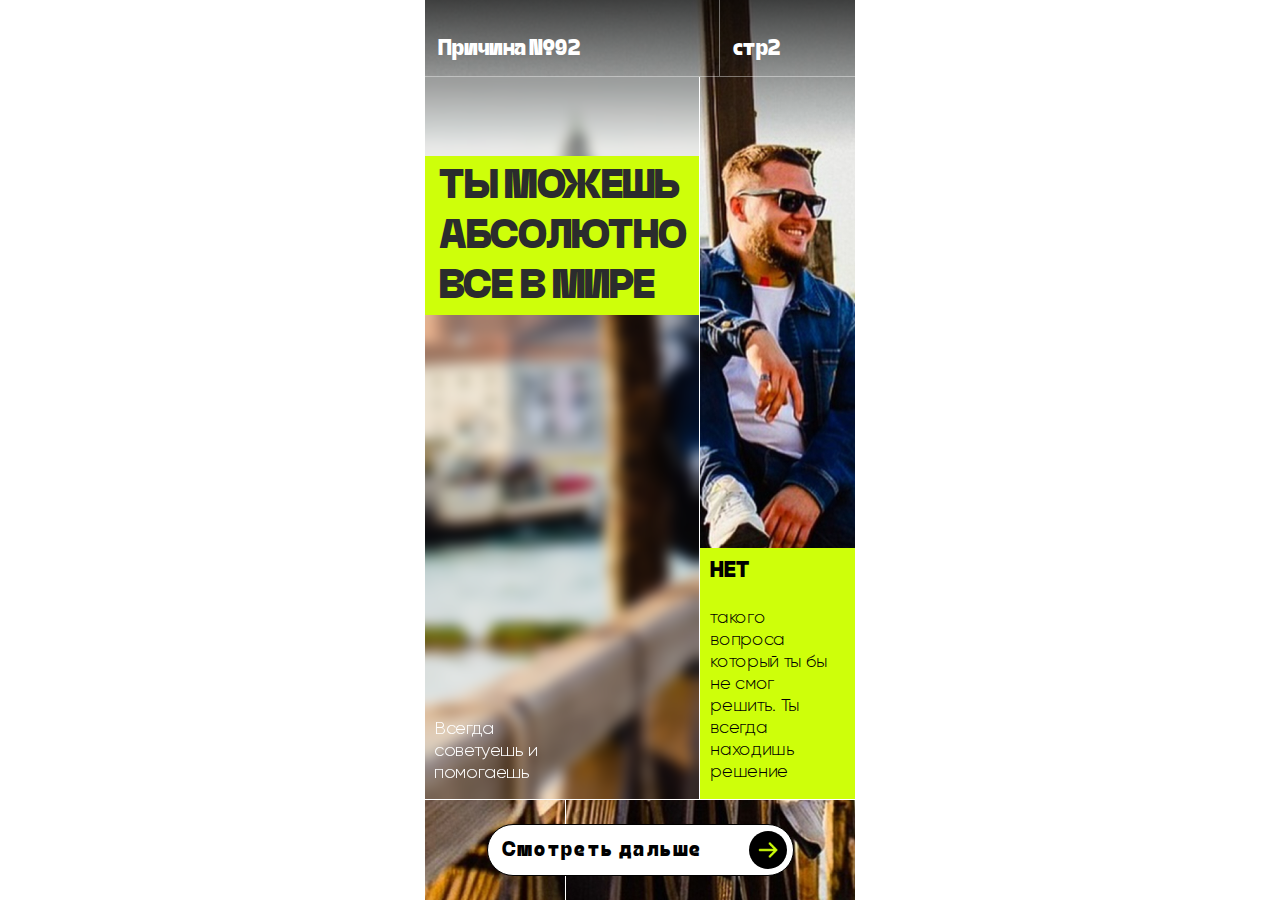
<file: page-eight.html>
<!DOCTYPE html>
<html lang="en">
<head>
  <meta charset="UTF-8">
  <meta name="viewport" content="width=device-width, initial-scale=1.0">
  <link rel="stylesheet" href="assets/css/page-eight.css">
  <title>Document</title>
</head>
<body>
  <div class="wrapper eight-wrapper">
    <div class="page-eight__container container">
      <div class="page-eight">
        <div class="page-eight__top">
          <h2 class="page-eight__label">Причина №92</h2>
          <h3 class="page-eight__number">стр2</h3>
        </div>
        <div class="page-eight__body">
          <div class="page-eight__left">
            <h2 class="page-eight__left-title">Ты можешь абсолютно все в мире</h2>
            <p class="page-eight__left-description">Всегда советуешь и помогаешь</p>
          </div>
          <div class="page-eight__right">
            <div class="page-eight__right-box">
              <h3 class="page-eight__right-no">НЕТ</h3>
              <p class="page-eight__right-description">такого вопроса который ты бы не смог решить. Ты всегда  находишь решение</p>
            </div>
          </div>
        </div>
          <div class="page-eight__bottom">
            <a class="page-eight__link" href="page-eight.html">
              Смотреть дальше
              <svg width="38" height="38" viewBox="0 0 38 38" fill="none" xmlns="http://www.w3.org/2000/svg" xmlns:xlink="http://www.w3.org/1999/xlink">
                <rect width="38" height="38" rx="19" fill="black"/>
                <mask id="mask0_6_1030" style="mask-type:alpha" maskUnits="userSpaceOnUse" x="8" y="8" width="22" height="22">
                <rect x="8" y="8" width="22" height="22" fill="url(#pattern0_6_1030)"/>
                </mask>
                <g mask="url(#mask0_6_1030)">
                <rect x="8" y="8" width="22" height="22" fill="#CEFF0A"/>
                </g>
                <defs>
                <pattern id="pattern0_6_1030" patternContentUnits="objectBoundingBox" width="1" height="1">
                <use xlink:href="#image0_6_1030" transform="scale(0.00195312)"/>
                </pattern>
                <image id="image0_6_1030" width="512" height="512" xlink:href="[data-uri]"/>
                </defs>
              </svg>              
            </a>
          </div>
      </div>
    </div>
  </div>
</body>
</html>
</file>
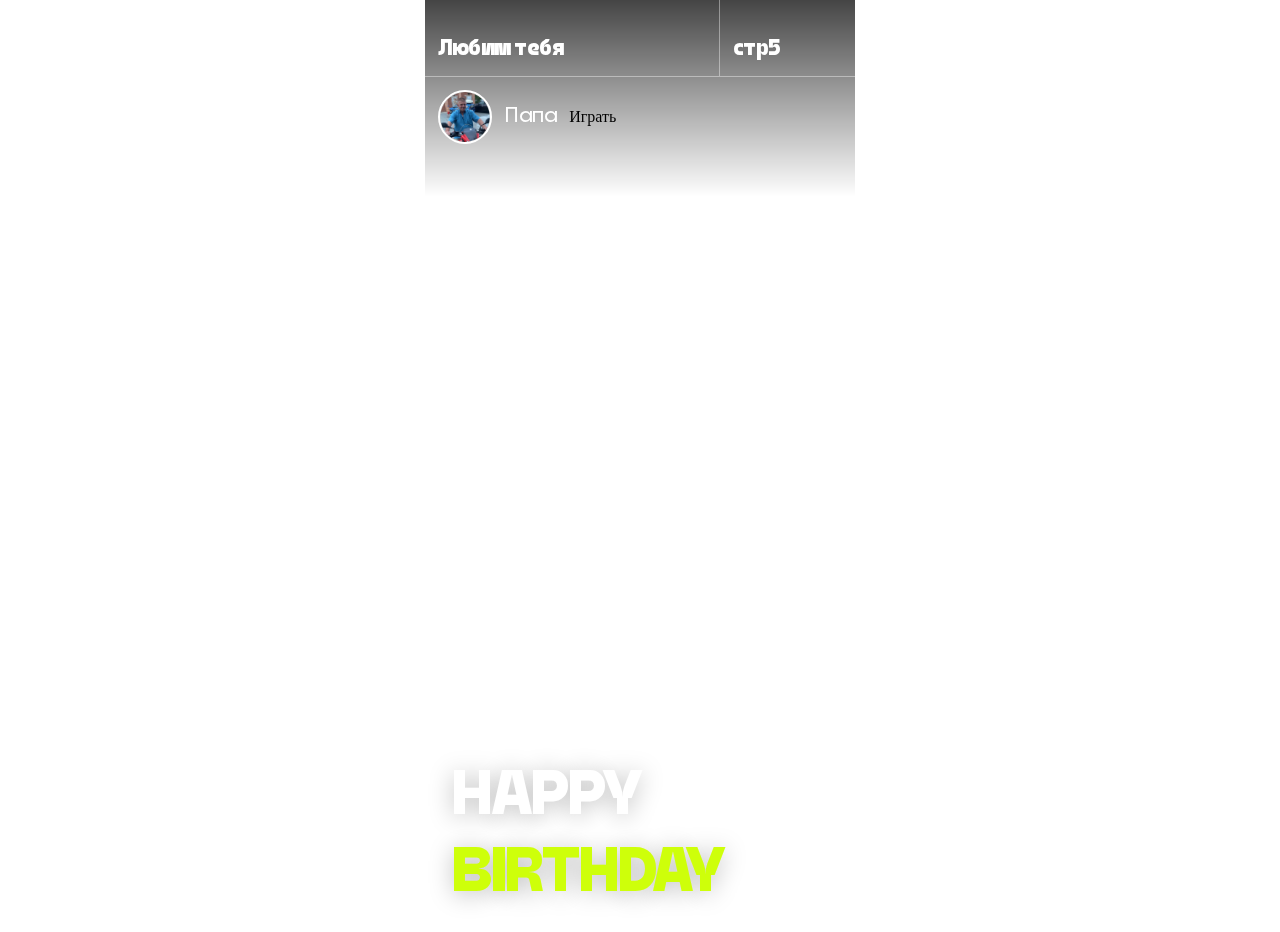
<file: page-eleven.html>
<!DOCTYPE html>
<html lang="en">
<head>
  <meta charset="UTF-8">
  <meta name="viewport" content="width=device-width, initial-scale=1.0">
  <link
  rel="stylesheet"
  href="https://cdn.jsdelivr.net/npm/swiper@11/swiper-bundle.min.css"
/>
  <link rel="stylesheet" href="assets/css/page-eleven.css">
  <title>Document</title>
</head>
<body>
  <div class="wrapper story-wrapper">
    <div class="story__container container">
      <div class="story swiper">
        <div class="story__inner swiper-wrapper">

          <div class="story__slide swiper-slide">
            <div class="story__overlay"></div>
            <div class="story__top">
              <div class="story__row">
                <h2 class="story__label">Любим тебя</h2>
                <h3 class="story__number">стр5</h3>
              </div>
              <div class="story__person">
                <div class="story__person-image">
                  <img src="assets/images/person/1.png" alt="">
                </div>  
                <div class="story__person-name">Папа</div>
                <a class="play" href="assets/video/1.mp4">Играть</a>
              </div>
            </div>
            <div class="story__video">
              <video class="story__videos video-1 active" autoplay playsinline webkit-playsinline >
                <source src="https://s3-figma-videos-production-sig.figma.com/video/1383043549667885743/TEAM/9694/2afd/-28c8-41b6-b698-aa59213b3ae8?Expires=1724025600&Key-Pair-Id=APKAQ4GOSFWCVNEHN3O4&Signature=BBtS~UHXPkEHiPBZmm1Oquz9gFaTbB0D0wUlD8LY5Tv0RowUk1Bz8lVefiTJdqSp4DGOiNTGYA3ShpsOkNYeTu~V7CTqINF1UU2cwVhOtTagEpHePJ8TcP~IK-77eDvp9XpRQKzcW8505lDfcIVxHXl8Jbp~dk9H3hm6aURd9-nPmI4yH6J1f9xuhF2ySzhCeFYNqUSg3bMfRhGPZczyKtPLwhlUQJYgZbARa12y7nLtsI7zL3YV~nhMe0w6DymZHgfGlH3l3SodZI2lLt-Ox8Ak8FYjrW2o8tbPXTHQDZamgzK~~1zjSB6DLc7iTkmppf-T6jq-U~MXfkA5cwairQ__" type="video/mp4">
              </video>
            </div>
            <h2 class="story__title">
              HAPPY <span>BIRTHDAY</span>
            </h2>
          </div>
           
          <div class="swiper-pagination"></div>
        </div>
      </div>
    </div>
  </div>
  <script src="https://cdn.jsdelivr.net/npm/swiper@11/swiper-bundle.min.js"></script>
  <script src="assets/js/story.js"></script>
</body>
</html>
</file>
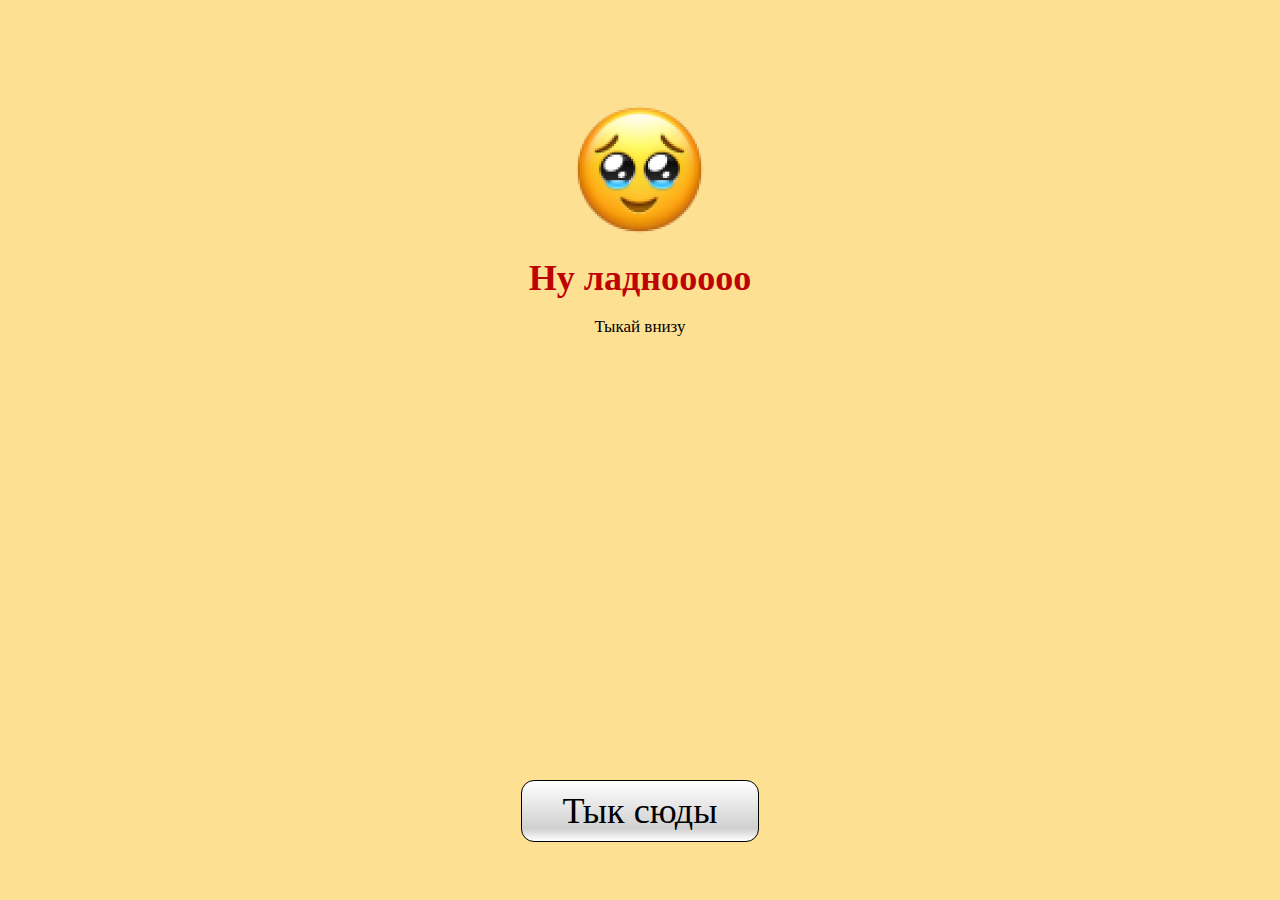
<file: page-five.html>
<html lang="en">
<head>
  <meta charset="UTF-8">
  <meta name="viewport" content="width=device-width, initial-scale=1.0">
  <link rel="stylesheet" href="assets/css/page-five.css">
  <title>Document</title>
</head>
<body>
  <div class="wrapper">
    <div class="container">
      <div class="page-five">
        <div class="page-five__top">
          <div class="page-five__icon">
            <img src="assets/images/page-five/emoji.png" alt="">
          </div>
          <h3 class="page-five__title">Ну ладнооооо</h3>
          <p class="page-five__description">Тыкай внизу</p>
        </div>
        <a class="page-five__link" href="page-six.html">Тык сюды</a>
      </div>
    </div>
  </div>
</body>
</html>
</file>
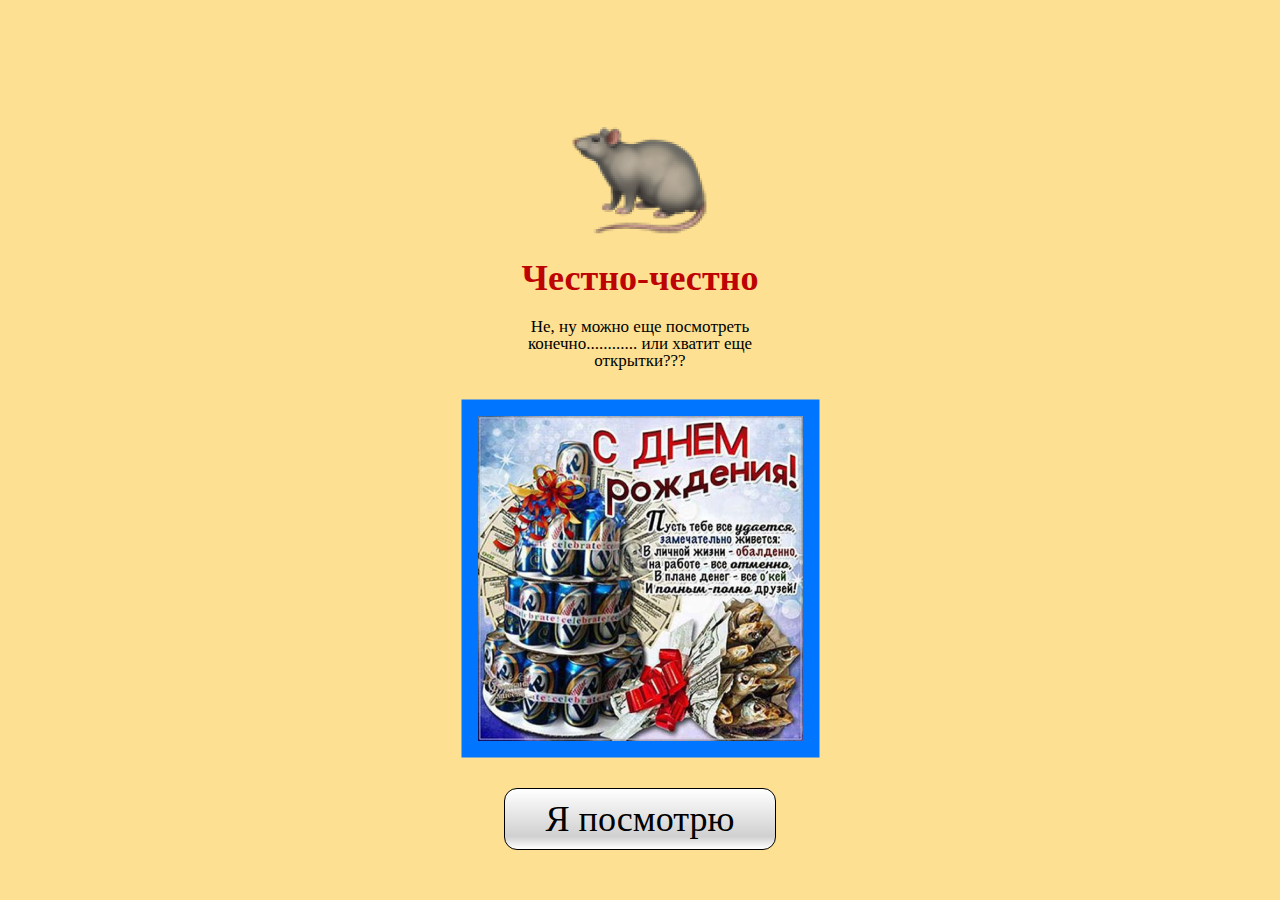
<file: page-four.html>
<html lang="en">
<head>
  <meta charset="UTF-8">
  <meta name="viewport" content="width=device-width, initial-scale=1.0">
  <link rel="stylesheet" href="assets/css/aos.css">
  <link rel="stylesheet" href="assets/css/page-four.css">
  <title>Document</title>
</head>
<body>
  <div class="wrapper">
    <div class="container">
      <div class="page-four">
        <div class="page-four__top">
          <div class="page-four__icon">
            <img src="assets/images/page-four/icon.png" alt="">
          </div>
          <h3 class="page-four__title">Честно-честно</h3>
          <p class="page-four__description">Не, ну можно еще посмотреть конечно............ или хватит еще открытки???</p>
        </div>
        <div class="page-four__img" data-aos="zoom-in">
          <img src="assets/images/page-four/page-four.png" alt="">
        </div>
        <a class="page-four__link" href="page-five.html">Я посмотрю</a>
      </div>
    </div>
  </div>
  <script src="assets/js/aos.js"></script>
  <script>
    AOS.init(
     {
      duration: 900, 
      offset: 100,
      easing: 'ease-in-out', 
      once: true
     }
    );
  </script>
</body>
</html>
</file>
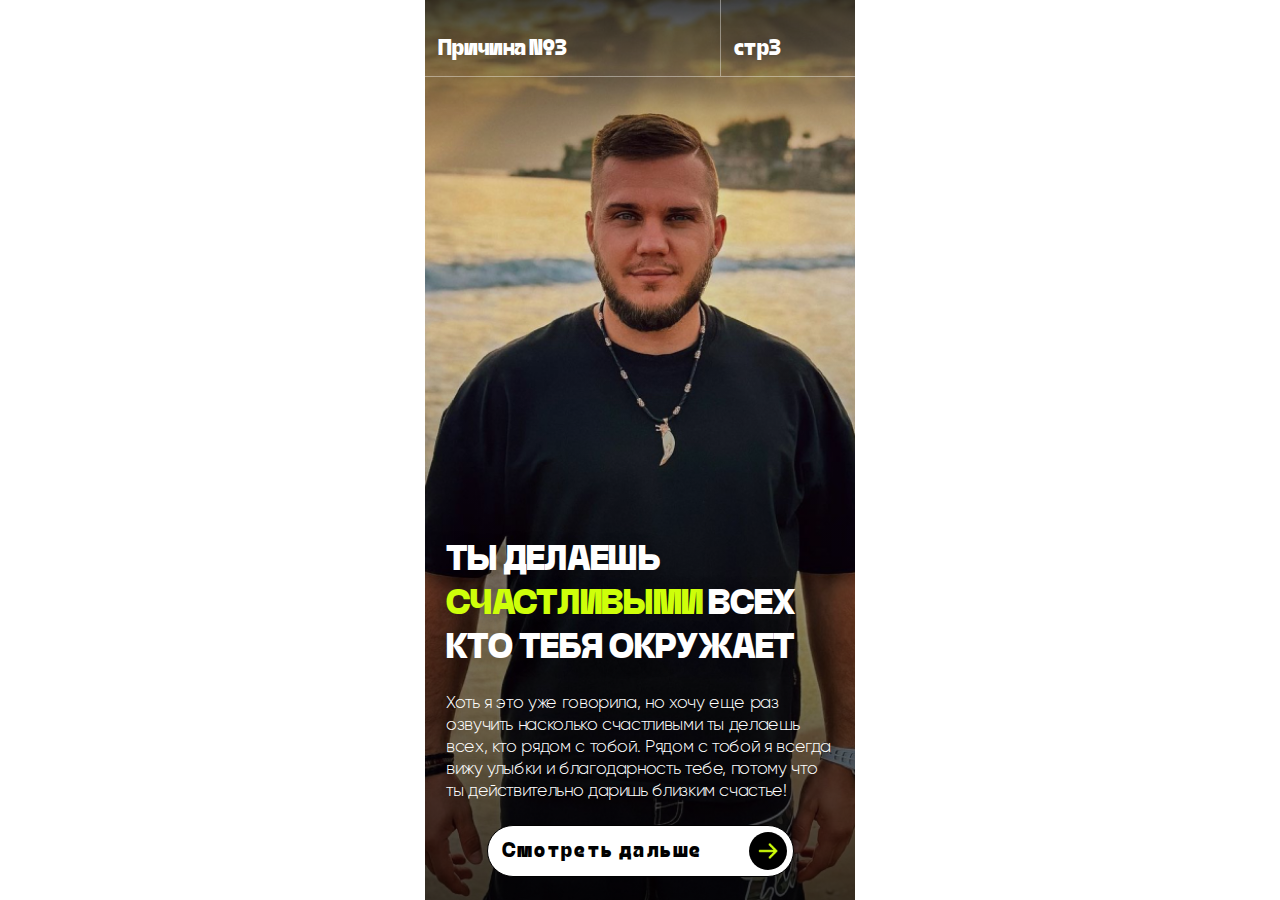
<file: page-nine.html>
<!DOCTYPE html>
<html lang="en">
<head>
  <meta charset="UTF-8">
  <meta name="viewport" content="width=device-width, initial-scale=1.0">
  <link rel="stylesheet" href="assets/css/page-nine.css">
  <title>Document</title>
</head>
<body>
  <div class="wrapper nine-wrapper">
    <div class="page-nine__container container">
      <div class="page-nine">
        <div class="page-nine__top">
          <h2 class="page-nine__label">Причина №3</h2>
          <h3 class="page-nine__number">стр3</h3>
        </div>
        <div class="page-nine__body">
          <h2 class="page-nine__title">Ты делаешь <span>счастливыми</span> всех кто тебя окружает</h2>
          <p class="page-nine__description">Хоть я это уже говорила, но хочу еще раз озвучить насколько счастливыми ты делаешь всех, кто рядом с тобой. Рядом с тобой я всегда вижу улыбки и благодарность тебе, потому что ты действительно даришь близким счастье!</p>
          <a class="page-nine__link" href="page-ten.html">
            Смотреть дальше
            <svg width="38" height="38" viewBox="0 0 38 38" fill="none" xmlns="http://www.w3.org/2000/svg" xmlns:xlink="http://www.w3.org/1999/xlink">
              <rect width="38" height="38" rx="19" fill="black"/>
              <mask id="mask0_6_1030" style="mask-type:alpha" maskUnits="userSpaceOnUse" x="8" y="8" width="22" height="22">
              <rect x="8" y="8" width="22" height="22" fill="url(#pattern0_6_1030)"/>
              </mask>
              <g mask="url(#mask0_6_1030)">
              <rect x="8" y="8" width="22" height="22" fill="#CEFF0A"/>
              </g>
              <defs>
              <pattern id="pattern0_6_1030" patternContentUnits="objectBoundingBox" width="1" height="1">
              <use xlink:href="#image0_6_1030" transform="scale(0.00195312)"/>
              </pattern>
              <image id="image0_6_1030" width="512" height="512" xlink:href="[data-uri]"/>
              </defs>
            </svg>              
          </a>
        </div>
      </div>
    </div>
  </div>
</body>
</html>
</file>
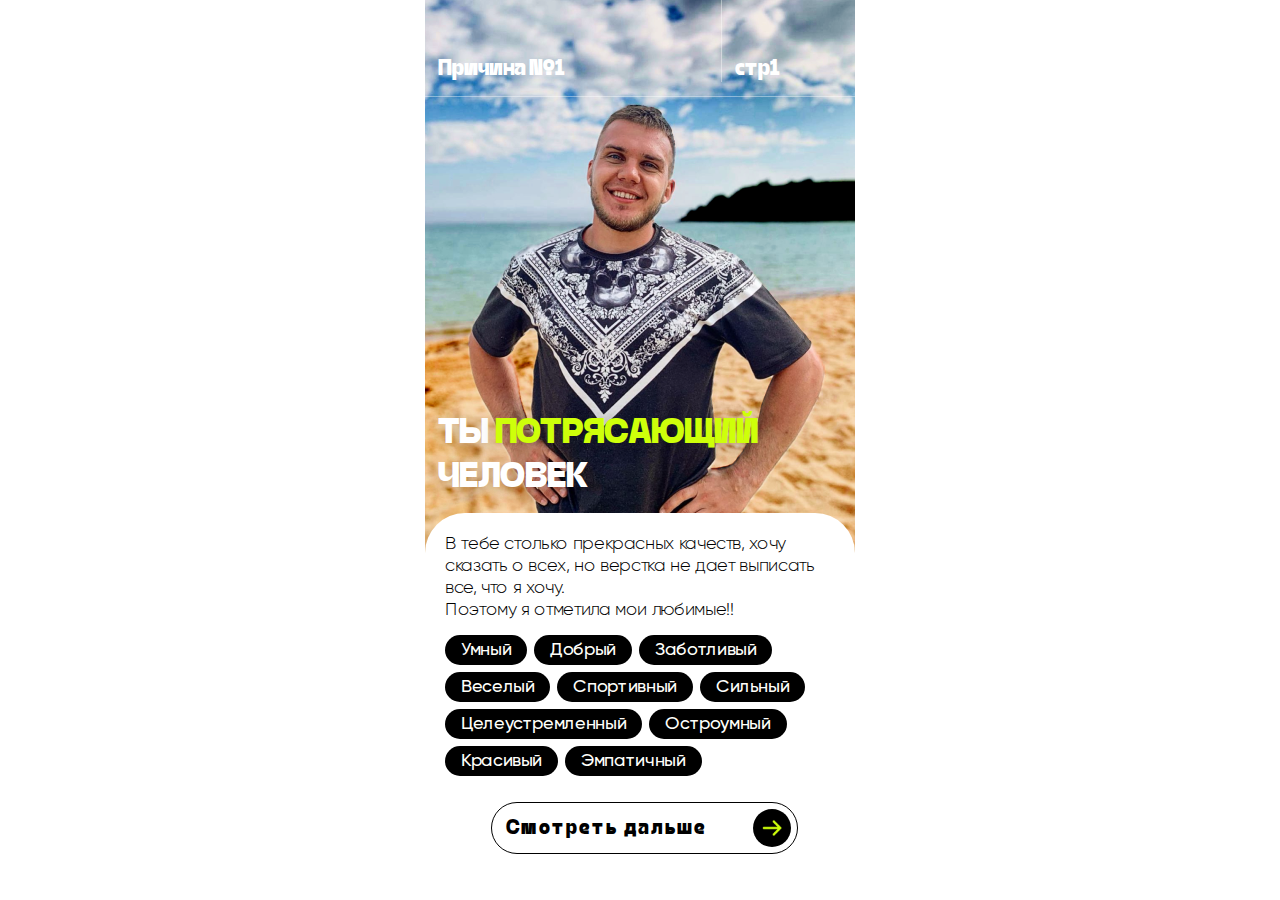
<file: page-seven.html>
<!DOCTYPE html>
<html lang="en">
<head>
  <meta charset="UTF-8">
  <meta name="viewport" content="width=device-width, initial-scale=1.0">
  <link rel="stylesheet" href="assets/css/page-seven.css">
  <title>Document</title>
</head>
<body>
  <div class="wrapper seven-wrapper">
    <div class="container page-seven__container">
      <div class="page-seven">
        <div class="page-seven__top">
          <h2 class="page-seven__label">Причина №1</h2>
          <h3 class="page-seven__number">стр1</h3>
        </div>
        <div class="page-seven__bottom">
          <h2 class="page-seven__title">Ты <span>потрясающий</span> человек</h2>
          <div class="page-seven__card">
            <p class="page-seven__description">В тебе столько прекрасных качеств, хочу сказать о всех, но верстка не дает выписать все, что я хочу.
             <br> Поэтому я отметила мои любимые!!</p>
            <ul class="page-seven__list">
              <li class="page-seven__item">Умный</li>
              <li class="page-seven__item">Добрый</li>
              <li class="page-seven__item">Заботливый</li>
              <li class="page-seven__item">Веселый</li>
              <li class="page-seven__item">Спортивный</li>
              <li class="page-seven__item">Сильный</li>
              <li class="page-seven__item">Целеустремленный</li>
              <li class="page-seven__item">Остроумный</li>
              <li class="page-seven__item">Красивый</li>
              <li class="page-seven__item">Эмпатичный</li>
            </ul>
            <a class="page-seven__link" href="page-seven.html">
              Смотреть дальше
              <svg width="38" height="38" viewBox="0 0 38 38" fill="none" xmlns="http://www.w3.org/2000/svg" xmlns:xlink="http://www.w3.org/1999/xlink">
                <rect width="38" height="38" rx="19" fill="black"/>
                <mask id="mask0_6_1030" style="mask-type:alpha" maskUnits="userSpaceOnUse" x="8" y="8" width="22" height="22">
                <rect x="8" y="8" width="22" height="22" fill="url(#pattern0_6_1030)"/>
                </mask>
                <g mask="url(#mask0_6_1030)">
                <rect x="8" y="8" width="22" height="22" fill="#CEFF0A"/>
                </g>
                <defs>
                <pattern id="pattern0_6_1030" patternContentUnits="objectBoundingBox" width="1" height="1">
                <use xlink:href="#image0_6_1030" transform="scale(0.00195312)"/>
                </pattern>
                <image id="image0_6_1030" width="512" height="512" xlink:href="[data-uri]"/>
                </defs>
              </svg>              
            </a>
          </div>
        </div>
      </div>
    </div>
  </div>
</body>
</html>
</file>
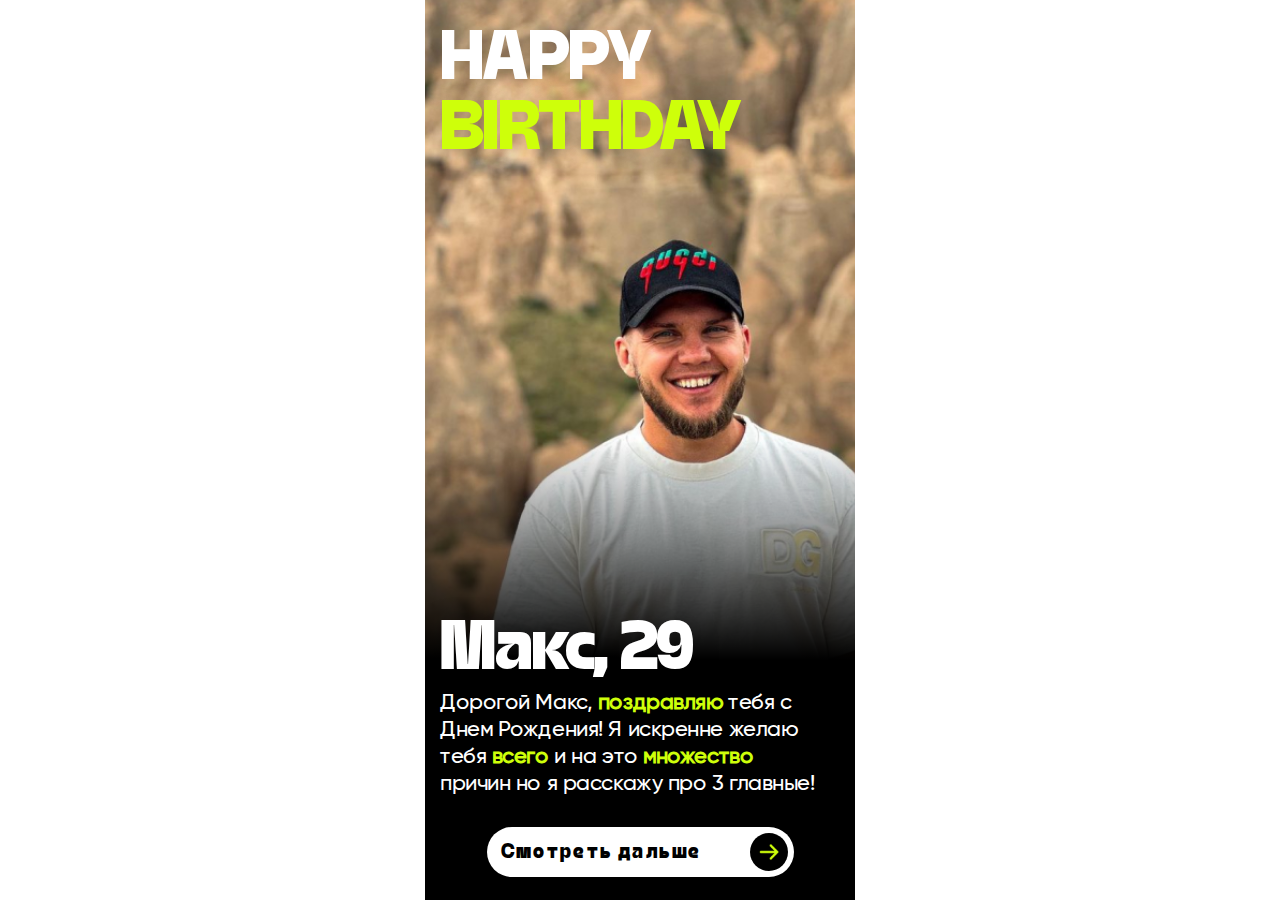
<file: page-six.html>
<!DOCTYPE html>
<html lang="en">
<head>
  <meta charset="UTF-8">
  <meta name="viewport" content="width=device-width, initial-scale=1.0">
  <link rel="stylesheet" href="assets/css/page-six.css">
  <title>Document</title>
</head>
<body>
  <div class="wrapper">
    <div class="container birthday__container">
      <div class="birthday">
        <h2 class="birthday__title">
          HAPPY
          <span>BIRTHDAY</span>
        </h2>
        <div class="birthday__bottom">
          <h3 class="birthday__name">Макс, 29</h3>
          <p class="birthday__description">
            Дорогой Макс, <span>поздравляю</span> тебя
            с Днем Рождения! Я искренне желаю тебя <span>всего</span> и на это <span>множество</span> причин но я расскажу про 3 главные!
          </p>
          <a class="birthday__link" href="page-seven.html">
            Смотреть дальше
            <svg width="38" height="38" viewBox="0 0 38 38" fill="none" xmlns="http://www.w3.org/2000/svg" xmlns:xlink="http://www.w3.org/1999/xlink">
              <rect width="38" height="38" rx="19" fill="black"/>
              <mask id="mask0_6_1030" style="mask-type:alpha" maskUnits="userSpaceOnUse" x="8" y="8" width="22" height="22">
              <rect x="8" y="8" width="22" height="22" fill="url(#pattern0_6_1030)"/>
              </mask>
              <g mask="url(#mask0_6_1030)">
              <rect x="8" y="8" width="22" height="22" fill="#CEFF0A"/>
              </g>
              <defs>
              <pattern id="pattern0_6_1030" patternContentUnits="objectBoundingBox" width="1" height="1">
              <use xlink:href="#image0_6_1030" transform="scale(0.00195312)"/>
              </pattern>
              <image id="image0_6_1030" width="512" height="512" xlink:href="[data-uri]"/>
              </defs>
            </svg>              
          </a>
        </div>
      </div>
    </div>
  </div>
</body>
</html>
</file>
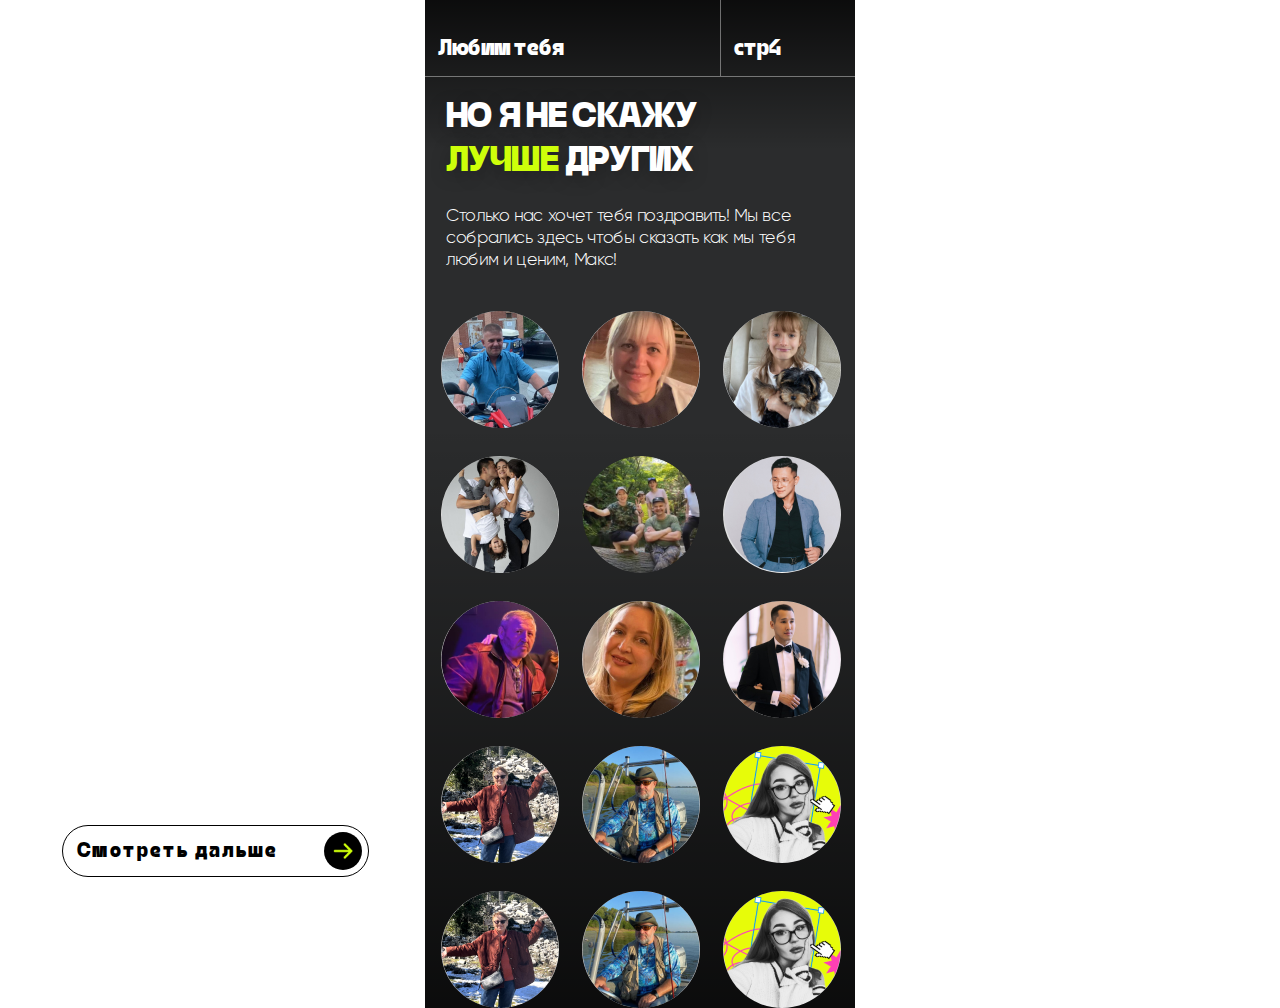
<file: page-ten.html>
<!DOCTYPE html>
<html lang="en">
<head>
  <meta charset="UTF-8">
  <meta name="viewport" content="width=device-width, initial-scale=1.0">
  <link rel="stylesheet" href="assets/css/page-ten.css">
  <title>Document</title>
</head>
<body>
  <div class="wrapper ten-wrapper">
    <div class="page-ten__container container">
      <div class="page-ten">
        <div class="page-ten__top">
          <h2 class="page-ten__label">Любим тебя</h2>
          <h3 class="page-ten__number">стр4</h3>
        </div>
        <div class="page-ten__body">
          <div class="page-ten__info">
            <h3 class="page-ten__title">Но я не скажу <span>лучше</span> других</h3>
            <p class="page-ten__description">Столько нас хочет тебя поздравить! Мы все собрались здесь чтобы сказать как мы тебя любим и ценим, Макс!</p>
          </div>
          <ul class="page-ten__person">
            <li class="page-ten__card">
              <img src="assets/images/person/1.png" alt="">
            </li>
            <li class="page-ten__card">
              <img src="assets/images/person/2.png" alt="">
            </li>
            <li class="page-ten__card">
              <img src="assets/images/person/3.png" alt="">
            </li>
            <li class="page-ten__card">
              <img src="assets/images/person/4.png" alt="">
            </li>
            <li class="page-ten__card">
              <img src="assets/images/person/5.png" alt="">
            </li>
            <li class="page-ten__card">
              <img src="assets/images/person/6.png" alt="">
            </li>
            <li class="page-ten__card">
              <img src="assets/images/person/7.png" alt="">
            </li>
            <li class="page-ten__card">
              <img src="assets/images/person/8.png" alt="">
            </li>
            <li class="page-ten__card">
              <img src="assets/images/person/9.png" alt="">
            </li>
            <li class="page-ten__card">
              <img src="assets/images/person/10.png" alt="">
            </li>
            <li class="page-ten__card">
              <img src="assets/images/person/11.png" alt="">
            </li>
            <li class="page-ten__card">
              <img src="assets/images/person/12.png" alt="">
            </li>
            <li class="page-ten__card">
              <img src="assets/images/person/10.png" alt="">
            </li>
            <li class="page-ten__card">
              <img src="assets/images/person/11.png" alt="">
            </li>
            <li class="page-ten__card">
              <img src="assets/images/person/12.png" alt="">
            </li>
          </ul>
          <a class="page-ten__link" href="page-eleven.html">
            Смотреть дальше
            <svg width="38" height="38" viewBox="0 0 38 38" fill="none" xmlns="http://www.w3.org/2000/svg" xmlns:xlink="http://www.w3.org/1999/xlink">
              <rect width="38" height="38" rx="19" fill="black"/>
              <mask id="mask0_6_1030" style="mask-type:alpha" maskUnits="userSpaceOnUse" x="8" y="8" width="22" height="22">
              <rect x="8" y="8" width="22" height="22" fill="url(#pattern0_6_1030)"/>
              </mask>
              <g mask="url(#mask0_6_1030)">
              <rect x="8" y="8" width="22" height="22" fill="#CEFF0A"/>
              </g>
              <defs>
              <pattern id="pattern0_6_1030" patternContentUnits="objectBoundingBox" width="1" height="1">
              <use xlink:href="#image0_6_1030" transform="scale(0.00195312)"/>
              </pattern>
              <image id="image0_6_1030" width="512" height="512" xlink:href="[data-uri]"/>
              </defs>
            </svg>              
          </a>
        </div>
      </div>
    </div>
  </div>
</body>
</html>
</file>
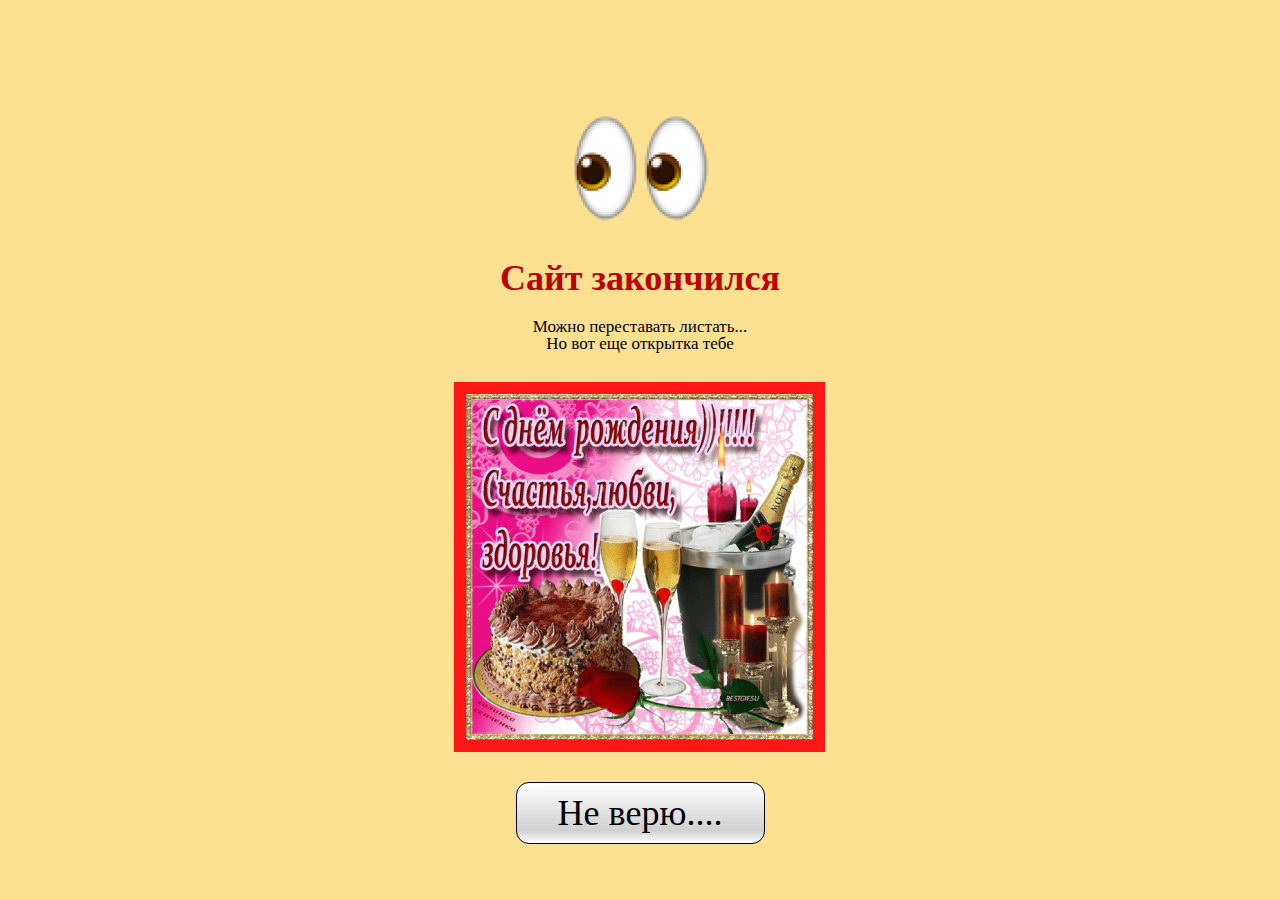
<file: page-three.html>
<html lang="en">
<head>
  <meta charset="UTF-8">
  <meta name="viewport" content="width=device-width, initial-scale=1.0">
  <link rel="stylesheet" href="assets/css/aos.css">
  <link rel="stylesheet" href="assets/css/page-three.css">
  <title>Document</title>
</head>
<body>
  <div class="wrapper">
    <div class="container">
      <div class="page-three">
        <div class="page-three__top">
          <div class="page-three__icon">
            <img src="assets/images/page-three/ease.png" alt="">
          </div>
          <h3 class="page-three__title">Сайт закончился</h3>
          <p class="page-three__description">Можно переставать листать... <br> Но вот еще открытка тебе</p>
        </div>
        <div class="page-three__img" data-aos="zoom-in">
          <img src="assets/images/page-three/threee-img.png" alt="">
        </div>
        <a class="page-three__link" href="#">Не верю....</a>
      </div>
    </div>
  </div>
  <script src="assets/js/aos.js"></script>
  <script>
    AOS.init(
     {
      duration: 900, 
      offset: 100,
      easing: 'ease-in-out', 
      once: true
     }
    );
  </script>
</body>
</html>
</file>
<file: assets/css/page-eight.css>
@font-face{font-family:"Signate Grotesk";font-weight:900;font-style:normal;src:url("../fonts/SignateGrotesk-Black.woff2") format("woff2")}@font-face{font-family:Gilroy;font-weight:300;font-style:normal;src:url("../fonts/Gilroy-Light.woff2") format("woff2")}@font-face{font-family:Gilroy;font-weight:500;font-style:normal;src:url("../fonts/Gilroy-Medium.woff2") format("woff2")}@font-face{font-family:"Comic Sans MS";font-style:normal;font-weight:400;src:url("../fonts/Comic-Sans-MS.woff2") format("woff2")}*{padding:0;margin:0;border:0}*,*:before,*:after{-webkit-box-sizing:border-box;box-sizing:border-box}:focus,:active{outline:none}a:focus,a:active{outline:none}nav,footer,header,aside{display:block}html,body{height:100%;width:100%;font-size:100%;line-height:1;-ms-text-size-adjust:100%;-moz-text-size-adjust:100%;-webkit-text-size-adjust:100%}input,button,textarea{font-family:inherit}input::-ms-clear{display:none}button{cursor:pointer}button::-moz-focus-inner{padding:0;border:0}a,a:visited{text-decoration:none}a:hover{text-decoration:none}ul li{list-style:none}img{vertical-align:top}h1,h2,h3,h4,h5,h6{font-size:inherit;font-weight:inherit}a{color:inherit}body{background-color:#fff}.wrapper{min-height:100%;width:100%;overflow:hidden}.container{max-width:430px;margin:0 auto;padding:0 15px;height:100dvh;min-height:-wedkit-fill-available;overflow-y:scroll;scrollbar-width:none;-ms-overflow-style:none}.eight-wrapper .container{padding:0}.page-eight__container{background:url("../images/page-eight.png") no-repeat;background-size:cover;background-position:top center;position:relative}.page-eight__container::before{content:"";position:absolute;top:0;right:0;width:430px;height:150px;background:-webkit-gradient(linear, left top, left bottom, from(rgba(0, 0, 0, 0)), to(rgba(0, 0, 0, 0.73)));background:linear-gradient(180deg, rgba(0, 0, 0, 0) 0%, rgba(0, 0, 0, 0.73) 100%);-webkit-transform:rotate(180deg);-ms-transform:rotate(180deg);transform:rotate(180deg)}.page-eight{display:-webkit-box;display:-ms-flexbox;display:flex;-webkit-box-orient:vertical;-webkit-box-direction:normal;-ms-flex-direction:column;flex-direction:column;-webkit-box-pack:justify;-ms-flex-pack:justify;justify-content:space-between;height:100%;position:relative;z-index:2}.page-eight__top{display:-webkit-box;display:-ms-flexbox;display:flex;-webkit-box-align:end;-ms-flex-align:end;align-items:end;-webkit-box-pack:justify;-ms-flex-pack:justify;justify-content:space-between;border-bottom:1px solid rgba(255,255,255,.4);padding:0 13px 0}.page-eight__label{color:#fff;font-family:"Signate Grotesk";font-size:22px;font-style:normal;font-weight:900;line-height:normal;letter-spacing:-0.44px;padding-bottom:14px}.page-eight__number{color:#fff;font-family:"Signate Grotesk";font-size:22px;font-style:normal;font-weight:900;line-height:normal;letter-spacing:-0.44px;padding:35px 61px 14px 13px;border-left:1px solid rgba(255,255,255,.4)}.page-eight__body{display:-webkit-box;display:-ms-flexbox;display:flex;-webkit-box-pack:justify;-ms-flex-pack:justify;justify-content:space-between;-webkit-box-align:end;-ms-flex-align:end;align-items:end;height:100%}.page-eight__left{display:-webkit-box;display:-ms-flexbox;display:flex;-webkit-box-orient:vertical;-webkit-box-direction:normal;-ms-flex-direction:column;flex-direction:column;-webkit-box-pack:justify;-ms-flex-pack:justify;justify-content:space-between;padding:79px 0 15px;height:100%;border-right:solid 1px #fff;position:relative;z-index:2}.page-eight__left::before{content:"";position:absolute;top:0;right:0;width:100%;height:100%;-webkit-backdrop-filter:blur(6.5999999046px);backdrop-filter:blur(6.5999999046px)}.page-eight__left-title{padding:4.465px 13px 4.535px 14px;border:1px #fff;background:#ceff0a;color:#2b2c2d;font-family:"Signate Grotesk";font-size:41.685px;font-style:normal;font-weight:900;line-height:normal;letter-spacing:-0.834px;text-transform:uppercase;position:relative}.page-eight__left-description{color:#fff;font-family:Gilroy;font-size:18px;font-style:normal;font-weight:300;line-height:normal;letter-spacing:-0.36px;padding-left:9px;max-width:139px;z-index:2}.page-eight__right-box{padding:9px 14px 16px 10px;background:#ceff0a}.page-eight__right-no{color:#000;font-family:"Signate Grotesk";font-size:22px;font-style:normal;font-weight:900;line-height:normal;letter-spacing:-0.44px;margin-bottom:23px}.page-eight__right-description{color:#000;font-family:Gilroy;font-size:18px;font-style:normal;font-weight:300;line-height:normal;letter-spacing:-0.36px}.page-eight__bottom{padding:24px 0;border-top:solid 1px #fff;position:relative;z-index:2}.page-eight__bottom::before{content:"";position:absolute;top:0;left:140px;width:1px;height:100%;background:#fff}.page-eight__link{display:-webkit-box;display:-ms-flexbox;display:flex;-webkit-box-align:center;-ms-flex-align:center;align-items:center;-webkit-box-pack:justify;-ms-flex-pack:justify;justify-content:space-between;border-radius:100px;padding:6px 6px 6px 14px;color:#000;font-family:"Signate Grotesk";font-size:20px;font-weight:900;letter-spacing:1.4px;border:solid 1px #000;background-color:#fff;max-width:307px;margin:0 auto;position:relative;z-index:2}
</file>
<file: assets/css/page-eleven.css>
@font-face{font-family:"Signate Grotesk";font-weight:900;font-style:normal;src:url("../fonts/SignateGrotesk-Black.woff2") format("woff2")}@font-face{font-family:Gilroy;font-weight:300;font-style:normal;src:url("../fonts/Gilroy-Light.woff2") format("woff2")}@font-face{font-family:Gilroy;font-weight:500;font-style:normal;src:url("../fonts/Gilroy-Medium.woff2") format("woff2")}@font-face{font-family:"Comic Sans MS";font-style:normal;font-weight:400;src:url("../fonts/Comic-Sans-MS.woff2") format("woff2")}*{padding:0;margin:0;border:0}*,*:before,*:after{-webkit-box-sizing:border-box;box-sizing:border-box}:focus,:active{outline:none}a:focus,a:active{outline:none}nav,footer,header,aside{display:block}html,body{height:100%;width:100%;font-size:100%;line-height:1;-ms-text-size-adjust:100%;-moz-text-size-adjust:100%;-webkit-text-size-adjust:100%}input,button,textarea{font-family:inherit}input::-ms-clear{display:none}button{cursor:pointer}button::-moz-focus-inner{padding:0;border:0}a,a:visited{text-decoration:none}a:hover{text-decoration:none}ul li{list-style:none}img{vertical-align:top}h1,h2,h3,h4,h5,h6{font-size:inherit;font-weight:inherit}a{color:inherit}body{background-color:#fff}.wrapper{min-height:100%;width:100%;overflow:hidden}.container{max-width:430px;margin:0 auto;padding:0 15px;height:100dvh;min-height:-wedkit-fill-available;overflow-y:scroll;scrollbar-width:none;-ms-overflow-style:none}.story-wrapper .container{padding:0;height:932px}.story__container{position:relative;height:100%}.story{position:relative;height:100%}.story__inner{height:100%}.story__overlay{position:absolute;top:0;right:0;width:430px;height:197px;background:-webkit-gradient(linear, left top, left bottom, from(rgba(0, 0, 0, 0)), to(rgba(0, 0, 0, 0.73)));background:linear-gradient(180deg, rgba(0, 0, 0, 0) 0%, rgba(0, 0, 0, 0.73) 100%);-webkit-transform:rotate(180deg);-ms-transform:rotate(180deg);transform:rotate(180deg);z-index:2}.story__top{position:relative;z-index:2}.story__row{display:-webkit-box;display:-ms-flexbox;display:flex;-webkit-box-align:end;-ms-flex-align:end;align-items:end;-webkit-box-pack:justify;-ms-flex-pack:justify;justify-content:space-between;border-bottom:1px solid rgba(255,255,255,.4);padding:0 13px 0;margin-bottom:13px}.story__label{color:#fff;font-family:"Signate Grotesk";font-size:22px;font-style:normal;font-weight:900;line-height:normal;letter-spacing:-0.44px;padding-bottom:14px}.story__number{color:#fff;font-family:"Signate Grotesk";font-size:22px;font-style:normal;font-weight:900;line-height:normal;letter-spacing:-0.44px;padding:35px 61px 14px 13px;border-left:1px solid rgba(255,255,255,.4)}.story__person{display:-webkit-box;display:-ms-flexbox;display:flex;-webkit-box-align:center;-ms-flex-align:center;align-items:center;padding:0 13px;gap:12px}.story__person-image{max-width:54px;border-radius:54px;border:solid 2px #fff}.story__person-image img{width:100%;border-radius:54px}.story__person-name{color:#fff;font-family:Gilroy;font-size:22px;font-weight:500;line-height:normal;letter-spacing:-0.44px}.story__video{overflow:hidden;position:absolute;top:0;right:0;width:100%;min-height:100%;z-index:1}.story__video-two video{width:125%}.story__videos{display:none}.story__videos.active{display:block}.story__title{position:absolute;left:27px;bottom:22px;z-index:2;max-width:271px;color:#fff;text-shadow:0px 3.151px 24.028px rgba(0,0,0,.25);font-family:"Signate Grotesk";font-size:62.977px;font-style:normal;font-weight:900;line-height:normal;letter-spacing:-1.26px}.story__title span{color:#ceff0a;font-family:"Signate Grotesk"}.swiper-pagination{display:-webkit-box;display:-ms-flexbox;display:flex;gap:4px;padding:0 13px;display:none}.swiper-pagination-bullet{width:20px;height:7px;background-color:rgba(255,255,255,.2);border-radius:4px;cursor:pointer}.swiper-pagination-bullet-active{background-color:#fff}
</file>
<file: assets/css/page-five.css>
*{padding:0;margin:0;border:0}*,*:before,*:after{-webkit-box-sizing:border-box;box-sizing:border-box}:focus,:active{outline:none}a:focus,a:active{outline:none}nav,footer,header,aside{display:block}html,body{height:100%;width:100%;font-size:100%;line-height:1;-ms-text-size-adjust:100%;-moz-text-size-adjust:100%;-webkit-text-size-adjust:100%}input,button,textarea{font-family:inherit}input::-ms-clear{display:none}button{cursor:pointer}button::-moz-focus-inner{padding:0;border:0}a,a:visited{text-decoration:none}a:hover{text-decoration:none}ul li{list-style:none}img{vertical-align:top}h1,h2,h3,h4,h5,h6{font-size:inherit;font-weight:inherit}a{color:inherit}body{background-color:#fff;overflow:hidden}.wrapper{min-height:100%;width:100%;overflow:hidden}.container{max-width:430px;margin:0 auto;padding:0 15px;height:100vh;min-height:-wedkit-fill-available;overflow-y:scroll;scrollbar-width:none;-ms-overflow-style:none}body{background-color:#fde092}.page-five{display:-webkit-box;display:-ms-flexbox;display:flex;padding:101px 0 58px;-webkit-box-orient:vertical;-webkit-box-direction:normal;-ms-flex-direction:column;flex-direction:column;-webkit-box-pack:justify;-ms-flex-pack:justify;justify-content:space-between;-webkit-box-align:center;-ms-flex-align:center;align-items:center;height:100%;font-family:"Times New Roman",Times,serif}.page-five__top{text-align:center;margin-bottom:30px}.page-five__icon{font-size:136px;font-weight:400;margin-bottom:22px}.page-five__title{color:#be0303;font-size:36.08px;font-weight:700;margin-bottom:22px}.page-five__description{color:#000;font-size:17.01px;font-weight:400}.page-five__link{-webkit-box-sizing:border-box;box-sizing:border-box;border:1px solid #000;border-radius:13px;background:-webkit-gradient(linear, left bottom, left top, from(rgb(255, 255, 255)), color-stop(21.049%, rgb(208, 208, 208)), to(rgb(255, 255, 255)));background:linear-gradient(0deg, rgb(255, 255, 255), rgb(208, 208, 208) 21.049%, rgb(255, 255, 255) 100%);padding:12px 41px 12px 41px;color:#000;font-family:"Times New Roman",Times,serif;font-size:36.08px;font-weight:400;display:block;max-width:321px}@media(max-width: 420px){.page-five{padding:58px 0}}
</file>
<file: assets/css/page-four.css>
*{padding:0;margin:0;border:0}*,*:before,*:after{-webkit-box-sizing:border-box;box-sizing:border-box}:focus,:active{outline:none}a:focus,a:active{outline:none}nav,footer,header,aside{display:block}html,body{height:100%;width:100%;font-size:100%;line-height:1;-ms-text-size-adjust:100%;-moz-text-size-adjust:100%;-webkit-text-size-adjust:100%}input,button,textarea{font-family:inherit}input::-ms-clear{display:none}button{cursor:pointer}button::-moz-focus-inner{padding:0;border:0}a,a:visited{text-decoration:none}a:hover{text-decoration:none}ul li{list-style:none}img{vertical-align:top}h1,h2,h3,h4,h5,h6{font-size:inherit;font-weight:inherit}a{color:inherit}body{background-color:#fff;overflow:hidden}.wrapper{min-height:100%;width:100%;overflow:hidden}.container{max-width:430px;margin:0 auto;padding:0 15px;height:100vh;min-height:-wedkit-fill-available;overflow-y:scroll;scrollbar-width:none;-ms-overflow-style:none}body{background-color:#fde092}.page-four{display:-webkit-box;display:-ms-flexbox;display:flex;-webkit-box-orient:vertical;-webkit-box-direction:normal;-ms-flex-direction:column;flex-direction:column;-webkit-box-align:center;-ms-flex-align:center;align-items:center;padding:101px 0 58px;font-family:"Times New Roman",Times,serif}.page-four__top{text-align:center;margin-bottom:30px}.page-four__icon{font-size:136px;font-weight:400;margin-bottom:22px}.page-four__title{color:#be0303;font-size:36.08px;font-weight:700;margin-bottom:22px}.page-four__description{color:#000;font-size:17.01px;font-weight:400;max-width:281px}.page-four__img{max-width:372px;margin:0 auto 30px;-webkit-animation-delay:.9s;animation-delay:.9s;-webkit-animation:page-four-img .8s linear infinite alternate;animation:page-four-img .8s linear infinite alternate}.page-four__img img{width:100%}@-webkit-keyframes page-four-img{from{-webkit-transform:scale(1.05);transform:scale(1.05)}to{-webkit-transform:scale(1);transform:scale(1)}}@keyframes page-four-img{from{-webkit-transform:scale(1.05);transform:scale(1.05)}to{-webkit-transform:scale(1);transform:scale(1)}}.page-four__link{-webkit-box-sizing:border-box;box-sizing:border-box;border:1px solid #000;border-radius:13px;background:-webkit-gradient(linear, left bottom, left top, from(rgb(255, 255, 255)), color-stop(21.049%, rgb(208, 208, 208)), to(rgb(255, 255, 255)));background:linear-gradient(0deg, rgb(255, 255, 255), rgb(208, 208, 208) 21.049%, rgb(255, 255, 255) 100%);padding:12px 41px 12px 41px;color:#000;font-family:Times New Roman;font-size:36.08px;font-weight:400;display:block;max-width:321px}@media(max-width: 420px){.page-four{padding:58px 0}.page-five{padding:58px 0}}.page-five{display:-webkit-box;display:-ms-flexbox;display:flex;padding:101px 0 58px;-webkit-box-orient:vertical;-webkit-box-direction:normal;-ms-flex-direction:column;flex-direction:column;-webkit-box-pack:justify;-ms-flex-pack:justify;justify-content:space-between;-webkit-box-align:center;-ms-flex-align:center;align-items:center;height:100%;font-family:"Times New Roman",Times,serif}.page-five__top{text-align:center;margin-bottom:30px}.page-five__icon{font-size:136px;font-weight:400;margin-bottom:22px}.page-five__title{color:#be0303;font-size:36.08px;font-weight:700;margin-bottom:22px}.page-five__description{color:#000;font-size:17.01px;font-weight:400}.page-five__link{-webkit-box-sizing:border-box;box-sizing:border-box;border:1px solid #000;border-radius:13px;background:-webkit-gradient(linear, left bottom, left top, from(rgb(255, 255, 255)), color-stop(21.049%, rgb(208, 208, 208)), to(rgb(255, 255, 255)));background:linear-gradient(0deg, rgb(255, 255, 255), rgb(208, 208, 208) 21.049%, rgb(255, 255, 255) 100%);padding:12px 41px 12px 41px;color:#000;font-family:Times New Roman;font-size:36.08px;font-weight:400;display:block;max-width:321px}
</file>
<file: assets/css/page-nine.css>
@font-face{font-family:"Signate Grotesk";font-weight:900;font-style:normal;src:url("../fonts/SignateGrotesk-Black.woff2") format("woff2")}@font-face{font-family:Gilroy;font-weight:300;font-style:normal;src:url("../fonts/Gilroy-Light.woff2") format("woff2")}@font-face{font-family:Gilroy;font-weight:500;font-style:normal;src:url("../fonts/Gilroy-Medium.woff2") format("woff2")}@font-face{font-family:"Comic Sans MS";font-style:normal;font-weight:400;src:url("./fonts/Comic-Sans-MS.woff2") format("woff2")}*{padding:0;margin:0;border:0}*,*:before,*:after{-webkit-box-sizing:border-box;box-sizing:border-box}:focus,:active{outline:none}a:focus,a:active{outline:none}nav,footer,header,aside{display:block}html,body{height:100%;width:100%;font-size:100%;line-height:1;-ms-text-size-adjust:100%;-moz-text-size-adjust:100%;-webkit-text-size-adjust:100%}input,button,textarea{font-family:inherit}input::-ms-clear{display:none}button{cursor:pointer}button::-moz-focus-inner{padding:0;border:0}a,a:visited{text-decoration:none}a:hover{text-decoration:none}ul li{list-style:none}img{vertical-align:top}h1,h2,h3,h4,h5,h6{font-size:inherit;font-weight:inherit}a{color:inherit}body{background-color:#fff}.wrapper{min-height:100%;width:100%;overflow:hidden}.container{max-width:430px;margin:0 auto;padding:0 15px;height:100dvh;min-height:-wedkit-fill-available;overflow-y:scroll;scrollbar-width:none;-ms-overflow-style:none}.nine-wrapper .container{padding:0}.page-nine__container{background:url("../images/page-nine.png") no-repeat;background-size:cover;background-position:top center;position:relative}.page-nine__container::before{content:"";position:absolute;top:0;right:0;width:430px;height:150px;background:-webkit-gradient(linear, left top, left bottom, from(rgba(0, 0, 0, 0)), to(rgba(0, 0, 0, 0.73)));background:linear-gradient(180deg, rgba(0, 0, 0, 0) 0%, rgba(0, 0, 0, 0.73) 100%);-webkit-transform:rotate(180deg);-ms-transform:rotate(180deg);transform:rotate(180deg)}.page-nine__container::after{content:"";position:absolute;bottom:0;right:0;width:430px;height:583px;background:-webkit-gradient(linear, left top, left bottom, from(rgba(0, 0, 0, 0)), to(rgba(0, 0, 0, 0.73)));background:linear-gradient(180deg, rgba(0, 0, 0, 0) 0%, rgba(0, 0, 0, 0.73) 100%)}.page-nine{position:relative;z-index:2;padding-bottom:23px;display:-webkit-box;display:-ms-flexbox;display:flex;-webkit-box-orient:vertical;-webkit-box-direction:normal;-ms-flex-direction:column;flex-direction:column;-webkit-box-pack:justify;-ms-flex-pack:justify;justify-content:space-between;height:100%}.page-nine__top{display:-webkit-box;display:-ms-flexbox;display:flex;-webkit-box-align:end;-ms-flex-align:end;align-items:end;-webkit-box-pack:justify;-ms-flex-pack:justify;justify-content:space-between;border-bottom:1px solid rgba(255,255,255,.4);padding:0 13px 0}.page-nine__label{color:#fff;font-family:"Signate Grotesk";font-size:22px;font-style:normal;font-weight:900;line-height:normal;letter-spacing:-0.44px;padding-bottom:14px}.page-nine__number{color:#fff;font-family:"Signate Grotesk";font-size:22px;font-style:normal;font-weight:900;line-height:normal;letter-spacing:-0.44px;padding:35px 61px 14px 13px;border-left:1px solid rgba(255,255,255,.4)}.page-nine__body{padding:0 21px}.page-nine__title{color:#fff;text-shadow:0px 3.554px 17.769px rgba(0,0,0,.25);font-family:"Signate Grotesk";font-size:35.947px;font-style:normal;font-weight:900;line-height:normal;letter-spacing:-0.719px;text-transform:uppercase;margin-bottom:23px}.page-nine__title span{color:#ceff0a;font-family:"Signate Grotesk";font-weight:900}.page-nine__description{color:#fff;font-family:Gilroy;font-size:17.5px;font-style:normal;font-weight:300;line-height:normal;letter-spacing:-0.36px;max-width:387px;margin-bottom:23px}.page-nine__link{display:-webkit-box;display:-ms-flexbox;display:flex;-webkit-box-align:center;-ms-flex-align:center;align-items:center;-webkit-box-pack:justify;-ms-flex-pack:justify;justify-content:space-between;border-radius:100px;padding:6px 6px 6px 14px;color:#000;font-family:"Signate Grotesk";font-size:20px;font-weight:900;letter-spacing:1.4px;border:solid 1px #000;background-color:#fff;max-width:307px;margin:0 auto;position:relative;z-index:2}
</file>
<file: assets/css/page-seven.css>
@font-face{font-family:"Signate Grotesk";font-weight:900;font-style:normal;src:url("../fonts/SignateGrotesk-Black.woff2") format("woff2")}@font-face{font-family:Gilroy;font-weight:300;font-style:normal;src:url("../fonts/Gilroy-Light.woff2") format("woff2")}@font-face{font-family:Gilroy;font-weight:500;font-style:normal;src:url("../fonts/Gilroy-Medium.woff2") format("woff2")}*{padding:0;margin:0;border:0}*,*:before,*:after{-webkit-box-sizing:border-box;box-sizing:border-box}:focus,:active{outline:none}a:focus,a:active{outline:none}nav,footer,header,aside{display:block}html,body{height:100%;width:100%;font-size:100%;line-height:1;-ms-text-size-adjust:100%;-moz-text-size-adjust:100%;-webkit-text-size-adjust:100%}input,button,textarea{font-family:inherit}input::-ms-clear{display:none}button{cursor:pointer}button::-moz-focus-inner{padding:0;border:0}a,a:visited{text-decoration:none}a:hover{text-decoration:none}ul li{list-style:none}img{vertical-align:top}h1,h2,h3,h4,h5,h6{font-size:inherit;font-weight:inherit}a{color:inherit}body{background-color:#fff}.wrapper{min-height:100%;width:100%;overflow:hidden}.container{max-width:430px;margin:0 auto;padding:0 15px;height:100dvh;min-height:-wedkit-fill-available;overflow-y:scroll;scrollbar-width:none;-ms-overflow-style:none}.seven-wrapper .container{padding:0}.page-seven__container{background:url("../images/page-seven.png") no-repeat;background-size:contain;background-position:top center}.page-seven{display:-webkit-box;display:-ms-flexbox;display:flex;-webkit-box-orient:vertical;-webkit-box-direction:normal;-ms-flex-direction:column;flex-direction:column;-webkit-box-pack:justify;-ms-flex-pack:justify;justify-content:space-between;height:100%;padding-bottom:23px}.page-seven__top{display:-webkit-box;display:-ms-flexbox;display:flex;-webkit-box-align:end;-ms-flex-align:end;align-items:end;-webkit-box-pack:justify;-ms-flex-pack:justify;justify-content:space-between;border-bottom:1px solid rgba(255,255,255,.4);padding:0 13px 14px}.page-seven__label{color:#fff;font-family:"Signate Grotesk";font-size:22px;font-style:normal;font-weight:900;line-height:normal;letter-spacing:-0.44px}.page-seven__number{color:#fff;font-family:"Signate Grotesk";font-size:22px;font-style:normal;font-weight:900;line-height:normal;letter-spacing:-0.44px;padding:55px 61px 0px 13px;border-left:1px solid rgba(255,255,255,.4)}.page-seven__title{color:#fff;text-shadow:0px 3.554px 17.769px rgba(0,0,0,.25);font-family:"Signate Grotesk";font-size:35.947px;font-style:normal;font-weight:900;line-height:normal;letter-spacing:-0.719px;text-transform:uppercase;margin-bottom:15px;padding:0 13px}.page-seven__title span{font-family:"Signate Grotesk";color:#ceff0a;font-weight:900}.page-seven__card{padding:20px 11px 23px 20px;border-radius:40px 40px 0px 0px;background-color:#fff}.page-seven__description{color:#000;font-family:Gilroy;font-size:18px;font-style:normal;font-weight:300;line-height:normal;letter-spacing:-0.36px;margin-bottom:14px}.page-seven__list{max-width:389px;display:-webkit-box;display:-ms-flexbox;display:flex;-ms-flex-wrap:wrap;flex-wrap:wrap;gap:7px;margin-bottom:26px}.page-seven__item{border-radius:1000px;background:#000;padding:4px 16px;color:#fffffa;font-family:Gilroy;font-size:18px;font-style:normal;font-weight:500;line-height:normal;letter-spacing:-0.36px}.page-seven__link{display:-webkit-box;display:-ms-flexbox;display:flex;-webkit-box-align:center;-ms-flex-align:center;align-items:center;-webkit-box-pack:justify;-ms-flex-pack:justify;justify-content:space-between;border-radius:100px;padding:6px 6px 6px 14px;color:#000;font-family:"Signate Grotesk";font-size:20px;font-weight:900;letter-spacing:1.4px;border:solid 1px #000;background-color:#fff;max-width:307px;margin:0 auto}
</file>
<file: assets/css/page-six.css>
@font-face{font-family:"Signate Grotesk";font-weight:900;font-style:normal;src:url("../fonts/SignateGrotesk-Black.woff2") format("woff2")}@font-face{font-family:Gilroy;font-weight:300;font-style:normal;src:url("../fonts/Gilroy-Light.woff2") format("woff2")}@font-face{font-family:Gilroy;font-weight:500;font-style:normal;src:url("../fonts/Gilroy-Medium.woff2") format("woff2")}@font-face{font-family:"Comic Sans MS";font-style:normal;font-weight:400;src:url("./fonts/Comic-Sans-MS.woff2") format("woff2")}*{padding:0;margin:0;border:0}*,*:before,*:after{-webkit-box-sizing:border-box;box-sizing:border-box}:focus,:active{outline:none}a:focus,a:active{outline:none}nav,footer,header,aside{display:block}html,body{height:100%;width:100%;font-size:100%;line-height:1;-ms-text-size-adjust:100%;-moz-text-size-adjust:100%;-webkit-text-size-adjust:100%}input,button,textarea{font-family:inherit}input::-ms-clear{display:none}button{cursor:pointer}button::-moz-focus-inner{padding:0;border:0}a,a:visited{text-decoration:none}a:hover{text-decoration:none}ul li{list-style:none}img{vertical-align:top}h1,h2,h3,h4,h5,h6{font-size:inherit;font-weight:inherit}a{color:inherit}body{background-color:#fff}.wrapper{min-height:100%;width:100%;overflow:hidden}.container{max-width:430px;margin:0 auto;padding:0 15px;height:100dvh;min-height:-wedkit-fill-available;overflow-y:scroll;scrollbar-width:none;-ms-overflow-style:none}.birthday__container{font-family:"Signate Grotesk",sans-serif;background:url("../images/birthday.png") no-repeat;background-size:cover;background-position:center center;position:relative}.birthday__container::before{content:"";position:absolute;bottom:0;right:0;background:-webkit-gradient(linear, left top, left bottom, from(rgba(0, 0, 0, 0)), color-stop(47.76%, #000));background:linear-gradient(180deg, rgba(0, 0, 0, 0) 0%, #000 47.76%);width:430px;height:459px}.birthday{display:-webkit-box;display:-ms-flexbox;display:flex;-webkit-box-orient:vertical;-webkit-box-direction:normal;-ms-flex-direction:column;flex-direction:column;-webkit-box-pack:justify;-ms-flex-pack:justify;justify-content:space-between;padding:23px 0 23px;height:100%;position:relative;z-index:2}.birthday__title{max-width:344px;color:#fff;text-shadow:0px 4px 30.5px rgba(0,0,0,.25);font-family:"Signate Grotesk";font-size:70.033px;font-weight:900;letter-spacing:-1.599px}.birthday__title span{color:#ceff0a}.birthday__name{color:#fff;text-shadow:0px 3.504px 26.72px rgba(0,0,0,.25);font-size:70.033px;font-weight:900;letter-spacing:-1.401px;line-height:normal}.birthday__description{color:#fff;font-family:Gilroy;font-size:22px;font-weight:500;letter-spacing:-0.44px;max-width:386px;line-height:normal;margin-bottom:29px}.birthday__description span{color:#ceff0a;font-weight:900}.birthday__link{display:-webkit-box;display:-ms-flexbox;display:flex;-webkit-box-align:center;-ms-flex-align:center;align-items:center;-webkit-box-pack:justify;-ms-flex-pack:justify;justify-content:space-between;border-radius:100px;padding:6px 6px 6px 14px;color:#000;font-family:"Signate Grotesk";font-size:20px;font-weight:900;letter-spacing:1.4px;background-color:#fff;max-width:307px;margin:0 auto}
</file>
<file: assets/css/page-ten.css>
@font-face{font-family:"Signate Grotesk";font-weight:900;font-style:normal;src:url("../fonts/SignateGrotesk-Black.woff2") format("woff2")}@font-face{font-family:Gilroy;font-weight:300;font-style:normal;src:url("../fonts/Gilroy-Light.woff2") format("woff2")}@font-face{font-family:Gilroy;font-weight:500;font-style:normal;src:url("../fonts/Gilroy-Medium.woff2") format("woff2")}@font-face{font-family:"Comic Sans MS";font-style:normal;font-weight:400;src:url("../fonts/Comic-Sans-MS.woff2") format("woff2")}*{padding:0;margin:0;border:0}*,*:before,*:after{-webkit-box-sizing:border-box;box-sizing:border-box}:focus,:active{outline:none}a:focus,a:active{outline:none}nav,footer,header,aside{display:block}html,body{height:100%;width:100%;font-size:100%;line-height:1;-ms-text-size-adjust:100%;-moz-text-size-adjust:100%;-webkit-text-size-adjust:100%}input,button,textarea{font-family:inherit}input::-ms-clear{display:none}button{cursor:pointer}button::-moz-focus-inner{padding:0;border:0}a,a:visited{text-decoration:none}a:hover{text-decoration:none}ul li{list-style:none}img{vertical-align:top}h1,h2,h3,h4,h5,h6{font-size:inherit;font-weight:inherit}a{color:inherit}body{background-color:#fff}.wrapper{min-height:100%;width:100%;overflow:hidden}.container{max-width:430px;margin:0 auto;padding:0 15px;height:100dvh;min-height:-wedkit-fill-available;overflow-y:scroll;scrollbar-width:none;-ms-overflow-style:none}.ten-wrapper .container{padding:0;height:auto}.page-ten__container{background:#2b2c2d;position:relative}.page-ten__container::before{content:"";position:absolute;top:0;right:0;width:430px;height:150px;background:-webkit-gradient(linear, left top, left bottom, from(rgba(0, 0, 0, 0)), to(rgba(0, 0, 0, 0.73)));background:linear-gradient(180deg, rgba(0, 0, 0, 0) 0%, rgba(0, 0, 0, 0.73) 100%);-webkit-transform:rotate(180deg);-ms-transform:rotate(180deg);transform:rotate(180deg)}.page-ten__container::after{content:"";position:absolute;bottom:0;right:0;width:430px;height:583px;background:-webkit-gradient(linear, left top, left bottom, from(rgba(0, 0, 0, 0)), to(rgba(0, 0, 0, 0.73)));background:linear-gradient(180deg, rgba(0, 0, 0, 0) 0%, rgba(0, 0, 0, 0.73) 100%)}.page-ten{position:relative;z-index:2;height:100%}.page-ten__top{display:-webkit-box;display:-ms-flexbox;display:flex;-webkit-box-align:end;-ms-flex-align:end;align-items:end;-webkit-box-pack:justify;-ms-flex-pack:justify;justify-content:space-between;border-bottom:1px solid rgba(255,255,255,.4);padding:0 13px 0}.page-ten__label{color:#fff;font-family:"Signate Grotesk";font-size:22px;font-style:normal;font-weight:900;line-height:normal;letter-spacing:-0.44px;padding-bottom:14px}.page-ten__number{color:#fff;font-family:"Signate Grotesk";font-size:22px;font-style:normal;font-weight:900;line-height:normal;letter-spacing:-0.44px;padding:35px 61px 14px 13px;border-left:1px solid rgba(255,255,255,.4)}.page-ten__body{padding:17px 0 0}.page-ten__info{padding:0 21px}.page-ten__title{color:#fff;text-shadow:0px 3.554px 17.769px rgba(0,0,0,.25);font-family:"Signate Grotesk";font-size:35.947px;font-style:normal;font-weight:900;line-height:normal;letter-spacing:-0.719px;text-transform:uppercase;margin-bottom:23px;max-width:358px}.page-ten__title span{color:#ceff0a;font-family:"Signate Grotesk";font-weight:900}.page-ten__description{color:#fff;font-family:Gilroy;font-size:17.5px;font-style:normal;font-weight:300;line-height:normal;letter-spacing:-0.36px;max-width:387px;margin-bottom:40px}.page-ten__person{display:grid;grid-template-columns:repeat(3, 1fr);grid-template-rows:repeat(5, auto);gap:28px 23px;padding:0 16px}.page-ten__card img{border-radius:50%}.page-ten__link{position:fixed;bottom:23px;left:62px;display:-webkit-box;display:-ms-flexbox;display:flex;-webkit-box-align:center;-ms-flex-align:center;align-items:center;-webkit-box-pack:justify;-ms-flex-pack:justify;justify-content:space-between;border-radius:100px;padding:6px 6px 6px 14px;color:#000;font-family:"Signate Grotesk";font-size:20px;font-weight:900;letter-spacing:1.4px;border:solid 1px #000;background-color:#fff;width:307px;z-index:2}
</file>
<file: assets/css/page-three.css>
*{padding:0;margin:0;border:0}*,*:before,*:after{-webkit-box-sizing:border-box;box-sizing:border-box}:focus,:active{outline:none}a:focus,a:active{outline:none}nav,footer,header,aside{display:block}html,body{height:100%;width:100%;font-size:100%;line-height:1;-ms-text-size-adjust:100%;-moz-text-size-adjust:100%;-webkit-text-size-adjust:100%}input,button,textarea{font-family:inherit}input::-ms-clear{display:none}button{cursor:pointer}button::-moz-focus-inner{padding:0;border:0}a,a:visited{text-decoration:none}a:hover{text-decoration:none}ul li{list-style:none}img{vertical-align:top}h1,h2,h3,h4,h5,h6{font-size:inherit;font-weight:inherit}a{color:inherit}body{background-color:#fff;overflow:hidden}.wrapper{min-height:100%;width:100%;overflow:hidden}.container{max-width:430px;margin:0 auto;padding:0 15px;height:100vh;min-height:-wedkit-fill-available;overflow-y:scroll;scrollbar-width:none;-ms-overflow-style:none}body{background-color:#fde092}f{position:relative}.page-three{display:-webkit-box;display:-ms-flexbox;display:flex;-webkit-box-orient:vertical;-webkit-box-direction:normal;-ms-flex-direction:column;flex-direction:column;-webkit-box-align:center;-ms-flex-align:center;align-items:center;padding:101px 0 58px;font-family:"Times New Roman",Times,serif}.page-three__top{text-align:center;margin-bottom:30px}.page-three__icon{font-size:136px;font-weight:400;margin-bottom:22px}.page-three__title{color:#be0303;font-size:36.08px;font-weight:700;margin-bottom:22px}.page-three__description{color:#000;font-size:17.01px;font-weight:400}.page-three__img{max-width:372px;margin:0 auto 30px;-webkit-animation-delay:.9s;animation-delay:.9s;-webkit-animation:page-three-img .3s linear infinite alternate;animation:page-three-img .3s linear infinite alternate}.page-three__img img{width:100%}@-webkit-keyframes page-three-img{from{-webkit-transform:rotate(-5deg);transform:rotate(-5deg)}to{-webkit-transform:rotate(0deg);transform:rotate(0deg)}}@keyframes page-three-img{from{-webkit-transform:rotate(-5deg);transform:rotate(-5deg)}to{-webkit-transform:rotate(0deg);transform:rotate(0deg)}}.page-three__link{-webkit-box-sizing:border-box;box-sizing:border-box;border:1px solid #000;border-radius:13px;background:-webkit-gradient(linear, left bottom, left top, from(rgb(255, 255, 255)), color-stop(21.049%, rgb(208, 208, 208)), to(rgb(255, 255, 255)));background:linear-gradient(0deg, rgb(255, 255, 255), rgb(208, 208, 208) 21.049%, rgb(255, 255, 255) 100%);padding:12px 41px 12px 41px;color:#000;font-family:Times New Roman;font-size:36.08px;font-weight:400;display:block;max-width:321px}@media(max-height: 800px){.page-three__img{max-width:300px}}@media(max-width: 400px){.page-three{padding:20px 0}}
</file>
